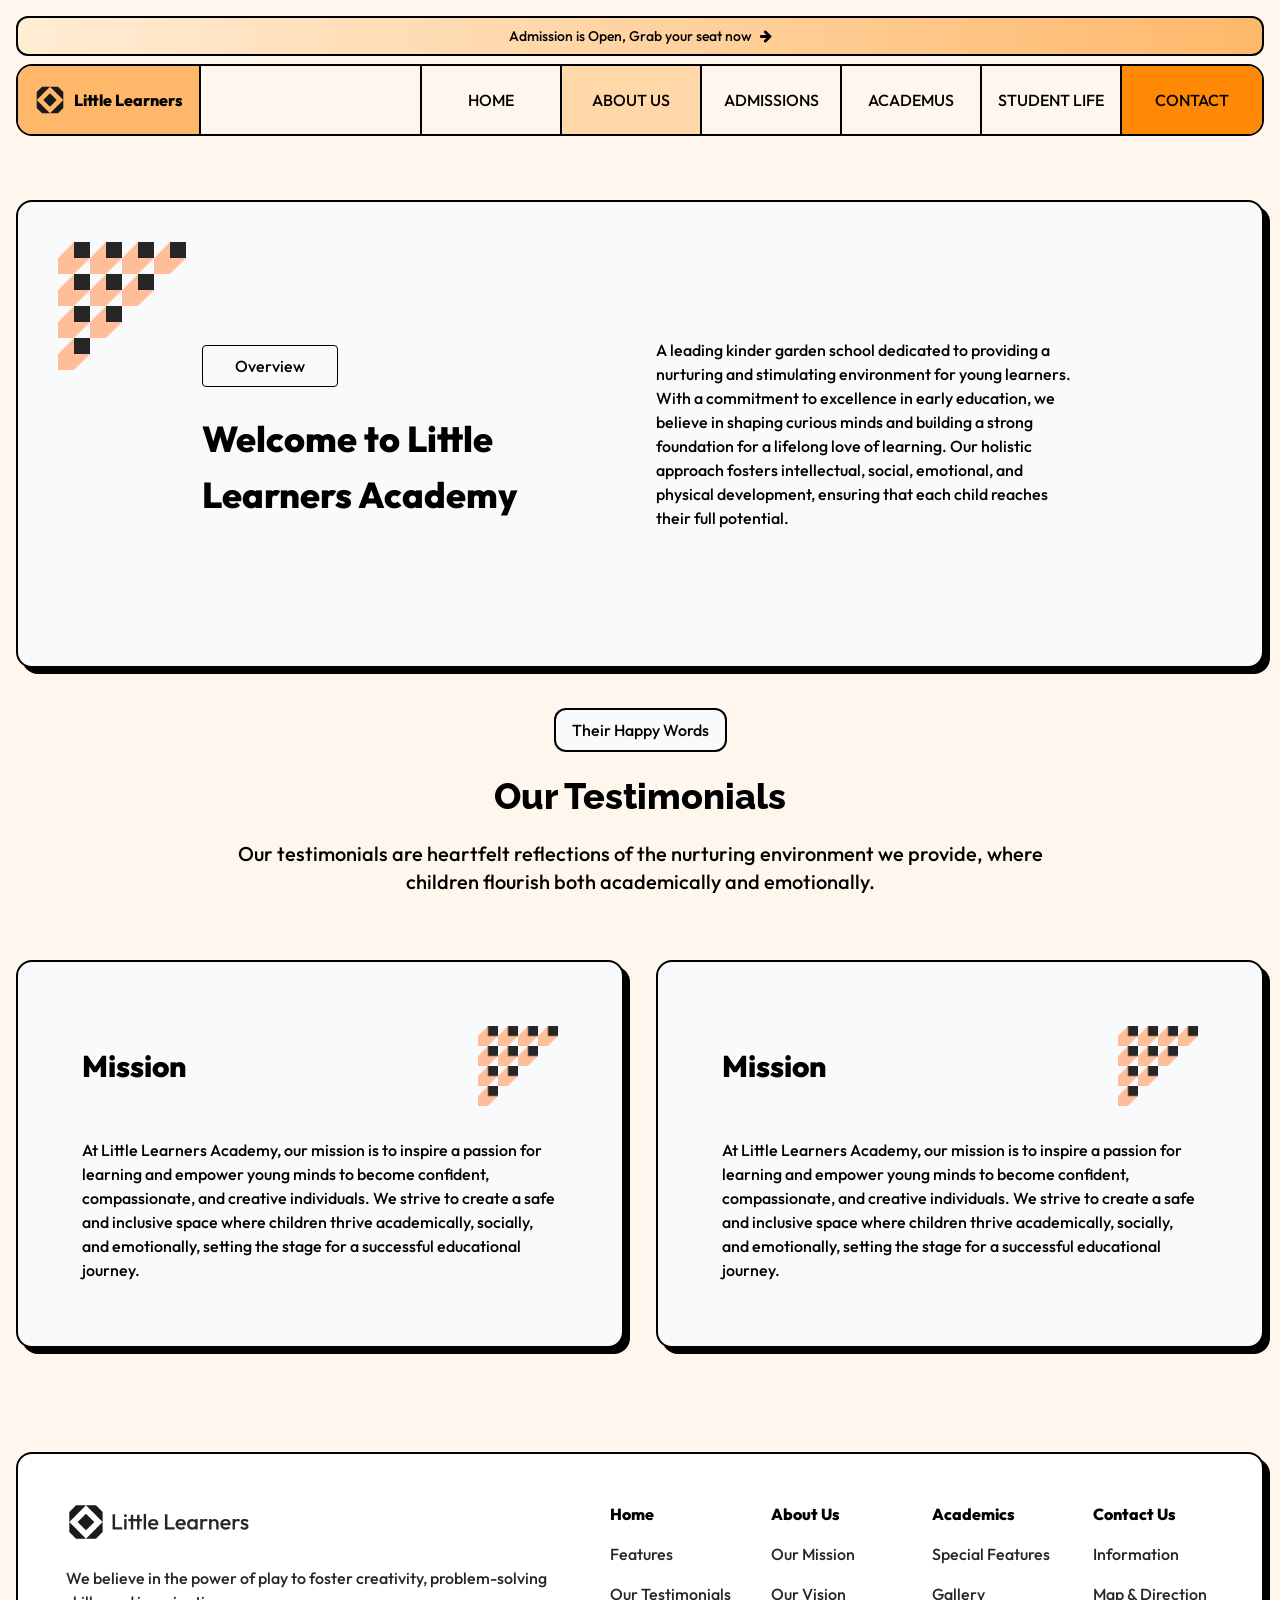
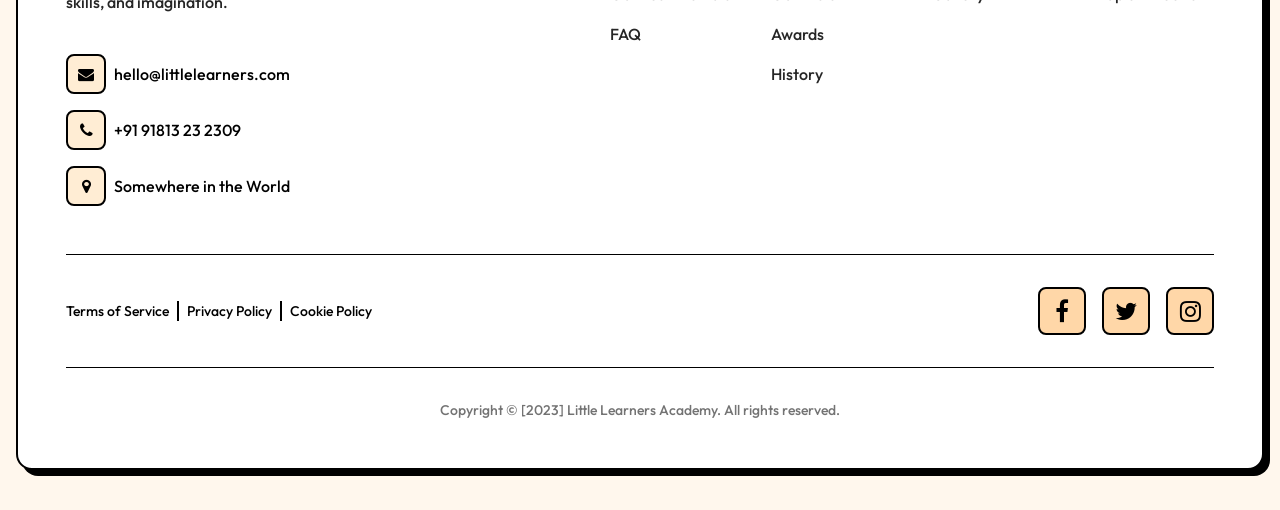
<file: about.html>
<!doctype html>
<html>
<head>
    <meta charset="UTF-8">
    <meta name="viewport" content="width=device-width, initial-scale=1.0">
    <link href="output.css" rel="stylesheet">
    <link rel="stylesheet" href="font-awesome/css/font-awesome.min.css">
    <script src="alpine.js" defer></script>
</head>
<body class="bg-orange-50 flex flex-col h-screen font-outfit">
    <header class="w-full grid gap-2 px-4 pt-2">
        <a href="." class="flex justify-center items-center gap-2 py-2 mt-2 font-medium text-sm bg-linear-to-r from-orange-100 to-orange-300 rounded-xl border-2">
            <p class="text-center line-clamp-1">Admission is Open, Grab your seat now</p>
            <i class="fa fa-arrow-right" aria-hidden="true"></i>
        </a>

        <div class="flex justify-between lg:grid lg:grid-cols-[auto_1fr] h-18 border-2 rounded-2xl overflow-hidden">
            <a href="." class="flex gap-2 justify-center items-center shrink-0 px-4 bg-orange-300 border-r-2">
                <img src="img/shape-14.svg" alt="" class="h-8">
                <h1 class="font-semibold whitespace-nowrap">Little Learners</h1>
            </a>

            <nav class="flex justify-between lg:border-l-2 divide-x-2 lg:grid lg:grid-cols-6 lg:justify-self-end" x-data="{
                items: [
                    { name: 'home', href: 'index.html'},
                    { name: 'about us', href: 'about.html'},
                    { name: 'Admissions ', href: 'admissions.html'},
                    { name: 'Academus ', href: '' },
                    { name: 'Student Life', href: ''},
                    { name: 'Contact', href: '' }
                ]
            }">
                <template x-for="(item, index) in items">
                    <a 
                        :href="item.href" 
                        x-text="item.name.toUpperCase()"
                        class="hidden lg:flex justify-center items-center px-4  hover:bg-orange-100"
                        :class="index === 5 ? 'rounded-r-xl bg-orange-400' : item.href == window.location.pathname.split('/')[window.location.pathname.split('/').length-1] ? 'bg-orange-200' : '' "
                        ></a>
                </template>
            </nav>

        </div>
    </header>
  <main class="grow container mx-auto w-full py-16 grid gap-10">
    <section class="border-2 rounded-2xl shadow-[6px_6px_black] bg-gray-50 relative p-10 mx-4">
        <img src="img/abstract.png" alt="" class="absolute h-32">
        <ul class="grid grid-cols-1 lg:grid-cols-2 gap-y-8 gap-x-8 items-center lg:px-36 py-36 lg:py-24">
            <li class="grid gap-y-6">
                <button class="justify-self-start border py-2 px-8 rounded">Overview</button>
                <h1 class="text-4xl leading-14 font-extrabold font-relaway hei">Welcome to Little Learners Academy</h1>
            </li>
            <li>
                <p>
                    A leading kinder garden school dedicated to providing a nurturing and stimulating environment for young learners. With a commitment to excellence in early education, we believe in shaping curious minds and building a strong foundation for a lifelong love of learning. Our holistic approach fosters intellectual, social, emotional, and physical development, ensuring that each child reaches their full potential.
                </p>
            </li>
        </ul>
    </section>
    <section class="grid gap-y-16 px-4">
        <div class="grid gap-y-6 justify-items-center">
            <span class="border-2 px-4 py-2 bg-gray-50 rounded-xl">Their Happy Words</span>
            <h2 class="font-raleway font-extrabold text-4xl">Our Testimonials</h2>
            <p class="text-xl w-2/3 text-center">Our testimonials are heartfelt reflections of the nurturing environment we provide, where children flourish both academically and emotionally.</p>
        </div>
        <ul class="grid grid-cols-1 lg:grid-cols-2 gap-8">
            <li class="p-4 lg:p-16 grid gap-y-8 border-2 rounded-2xl shadow-[6px_6px_black] bg-gray-50">
                <div class="grid grid-cols-[1fr_80px] grid-rows-[80px] items-center">
                    <h2 class="text-3xl font-extrabold">Mission</h2>
                    <img src="img/abstract.png" alt="">
                </div>
                <p>At Little Learners Academy, our mission is to inspire a passion for learning and empower young minds to become confident, compassionate, and creative individuals. We strive to create a safe and inclusive space where children thrive academically, socially, and emotionally, setting the stage for a successful educational journey.</p>
            </li>
            <li class="p-4 lg:p-16 grid gap-y-8 border-2 rounded-2xl shadow-[6px_6px_black] bg-gray-50">
                <div class="grid grid-cols-[1fr_80px] grid-rows-[80px] items-center">
                    <h2 class="text-3xl font-extrabold">Mission</h2>
                    <img src="img/abstract.png" alt="">
                </div>
                <p>At Little Learners Academy, our mission is to inspire a passion for learning and empower young minds to become confident, compassionate, and creative individuals. We strive to create a safe and inclusive space where children thrive academically, socially, and emotionally, setting the stage for a successful educational journey.</p>
            </li>
        </ul>
    </section>
 
  </main>
  <footer class="w-full px-4 py-10">
        <div class="flex flex-col gap-12 text-base p-6 xl:p-12 border-2 rounded-2xl shadow-[6px_6px_black] bg-white">
            <div class="grid grid-cols-1 xl:grid-cols-[1fr_auto] gap-12 justify-between">
                <div class="flex flex-col gap-10">
                    <div class="flex flex-col gap-6 items-center text-center xl:items-start xl:text-start">
                        <img src="img/Logo.svg" alt="" class="h-10 w-fit">
                        <p class="text-neutral-800">
                            We believe in the power of play to foster creativity, problem-solving skills, and imagination.
                        </p>
                    </div>

                    <div class="flex flex-col gap-4">
                        <div class="flex items-center gap-2">
                            <div class="flex items-center justify-center border-2 bg-orange-100 h-10 w-10 rounded-lg">
                                <i class="fa fa-envelope"></i>
                            </div>
                            <span class="break-all">hello@littlelearners.com</span>
                        </div>

                        <div class="flex items-center gap-2">
                            <div class="flex items-center justify-center border-2 bg-orange-100 h-10 w-10 rounded-lg">
                                <i class="fa fa-phone"></i>
                            </div>
                            <span>+91 91813 23 2309</span>
                        </div>

                        <div class="flex items-center gap-2">
                            <div class="flex items-center justify-center border-2 bg-orange-100 h-10 w-10 rounded-lg">
                                <i class="fa fa-map-marker"></i>
                            </div>
                            <span>Somewhere in the World</span>
                        </div>
                    </div>
                </div>

                <div class="grid grid-cols-2 xl:grid-cols-4 gap-10">
                    <div class="flex flex-col gap-4">
                        <p class="font-semibold">Home</p>
                        <ul class="flex flex-col gap-4 text-neutral-800">
                            <li><a href="" class="hover:text-neutral-600">Features</a></li>
                            <li><a href="" class="hover:text-neutral-600">Our Testimonials</a></li>
                            <li><a href="" class="hover:text-neutral-600">FAQ</a></li>
                        </ul>
                    </div>

                    <div class="flex flex-col gap-4">
                        <p class="font-semibold">About Us</p>
                        <ul class="flex flex-col gap-4 text-neutral-800">
                            <li><a href="" class="hover:text-neutral-600">Our Mission</a></li>
                            <li><a href="" class="hover:text-neutral-600">Our Vision</a></li>
                            <li><a href="" class="hover:text-neutral-600">Awards</a></li>
                            <li><a href="" class="hover:text-neutral-600">History</a></li>
                        </ul>
                    </div>

                    <div class="flex flex-col gap-4">
                        <p class="font-semibold">Academics</p>
                        <ul class="flex flex-col gap-4 text-neutral-800">
                            <li><a href="" class="hover:text-neutral-600">Special Features</a></li>
                            <li><a href="" class="hover:text-neutral-600">Gallery</a></li>
                        </ul>
                    </div>

                    <div class="flex flex-col gap-4">
                        <p class="font-semibold">Contact Us</p>
                        <ul class="flex flex-col gap-4 text-neutral-800">
                            <li><a href="" class="hover:text-neutral-600">Information</a></li>
                            <li><a href="" class="hover:text-neutral-600">Map & Direction</a></li>
                        </ul>
                    </div>
                </div>
            </div>

            <div class="text-sm">
                <hr>

                <div class="py-8 flex flex-col xl:flex-row justify-between items-center mx-auto gap-4">
                    <div class="flex flex-wrap justify-center">
                        <div class="pr-2 border-r-2 hover:text-neutral-600">
                            <a href="">Terms of Service</a>
                        </div>
                        <div class="px-2 border-r-2 hover:text-neutral-600">
                            <a href="">Privacy Policy</a>
                        </div>
                        <div class="pl-2 hover:text-neutral-600">
                            <a href="">Cookie Policy</a>
                        </div>
                    </div>

                    <div class="flex gap-4 w-fit mx-auto xl:mx-0">
                        <button class="flex items-center justify-center border-2 text-2xl h-12 w-12 rounded-lg cursor-pointer bg-orange-200 hover:bg-orange-300">
                            <i class="fa fa-facebook"></i>
                        </button>

                        <button class="flex items-center justify-center border-2 text-2xl h-12 w-12 rounded-lg cursor-pointer bg-orange-200 hover:bg-orange-300">
                            <i class="fa fa-twitter"></i>
                        </button>

                        <button class="flex items-center justify-center border-2 text-2xl h-12 w-12 rounded-lg cursor-pointer bg-orange-200 hover:bg-orange-300">
                            <i class="fa fa-instagram"></i>
                        </button>
                    </div>
                </div>

                <hr>

                <div class="flex items-center justify-center pt-8 font-medium text-center text-neutral-500">
                    <span>Copyright © [2023] Little Learners Academy. All rights reserved.</span>
                </div>
            </div>
        </div>
    </footer>
</body>
</html>
</file>
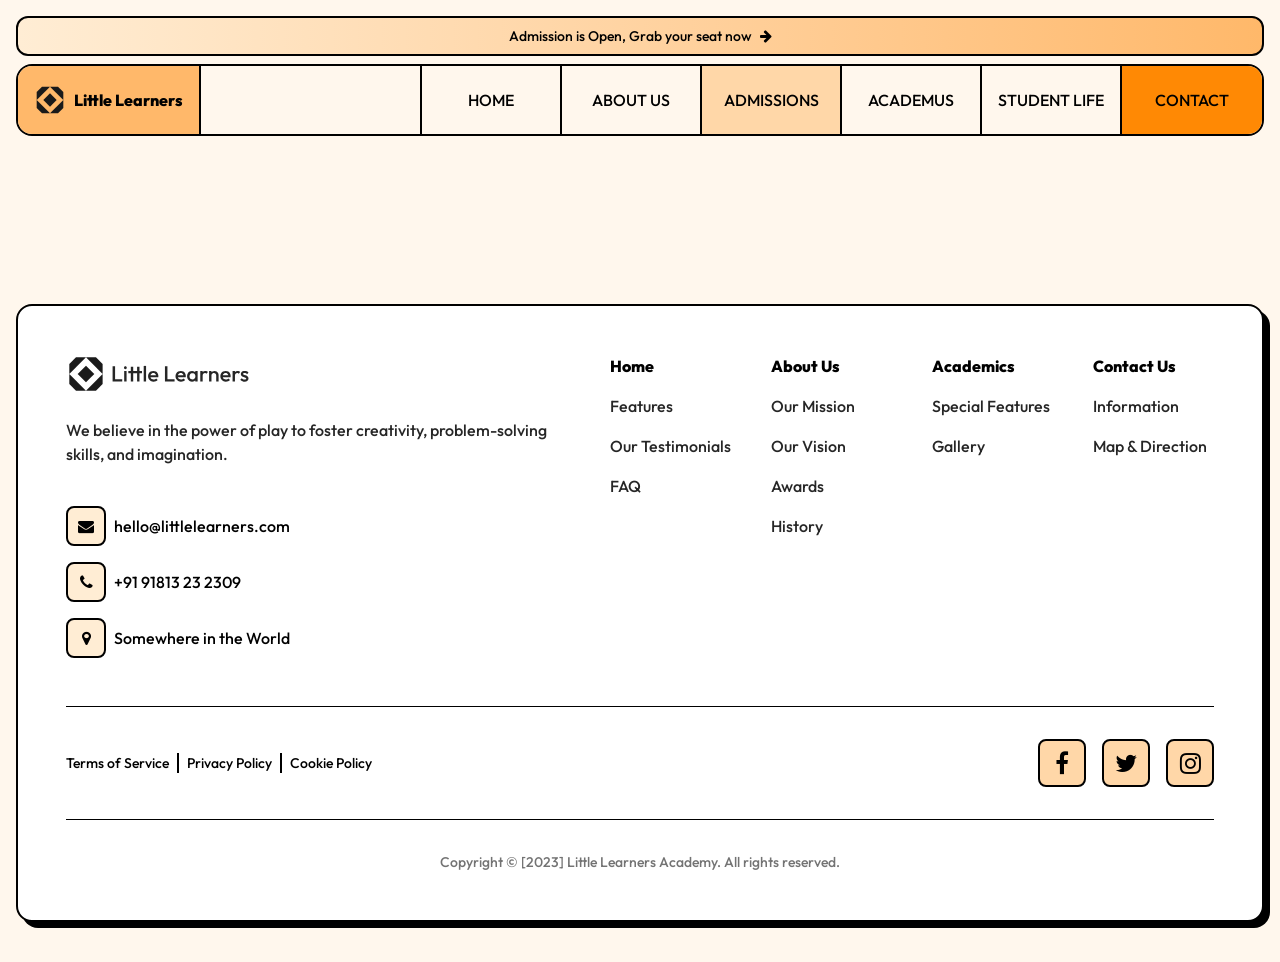
<file: admissions.html>
<!doctype html>
<html>
<head>
    <meta charset="UTF-8">
    <meta name="viewport" content="width=device-width, initial-scale=1.0">
    <link href="output.css" rel="stylesheet">
    <link rel="stylesheet" href="font-awesome/css/font-awesome.min.css">
    <script src="alpine.js" defer></script>
</head>
<body class="bg-orange-50 flex flex-col h-screen font-outfit">
    <header class="w-full grid gap-2 px-4 pt-2">
        <a href="." class="flex justify-center items-center gap-2 py-2 mt-2 font-medium text-sm bg-linear-to-r from-orange-100 to-orange-300 rounded-xl border-2">
            <p class="text-center line-clamp-1">Admission is Open, Grab your seat now</p>
            <i class="fa fa-arrow-right" aria-hidden="true"></i>
        </a>

        <div class="flex justify-between lg:grid lg:grid-cols-[auto_1fr] h-18 border-2 rounded-2xl overflow-hidden">
            <a href="." class="flex gap-2 justify-center items-center shrink-0 px-4 bg-orange-300 border-r-2">
                <img src="img/shape-14.svg" alt="" class="h-8">
                <h1 class="font-semibold whitespace-nowrap">Little Learners</h1>
            </a>

            <nav class="flex justify-between lg:border-l-2 divide-x-2 lg:grid lg:grid-cols-6 lg:justify-self-end" x-data="{
                items: [
                    { name: 'home', href: 'index.html'},
                    { name: 'about us', href: 'about.html'},
                    { name: 'Admissions ', href: 'admissions.html'},
                    { name: 'Academus ', href: '' },
                    { name: 'Student Life', href: ''},
                    { name: 'Contact', href: '' }
                ]
            }">
                <template x-for="(item, index) in items">
                    <a 
                        :href="item.href" 
                        x-text="item.name.toUpperCase()"
                        class="hidden lg:flex justify-center items-center px-4  hover:bg-orange-100"
                        :class="index === 5 ? 'rounded-r-xl bg-orange-400' : item.href == window.location.pathname.split('/')[window.location.pathname.split('/').length-1] ? 'bg-orange-200' : '' "
                        ></a>
                </template>
            </nav>

        </div>
    </header>
  <main class="flex-grow container mx-auto py-16 grid gap-y-40">
        
 
  </main>
  <footer class="w-full px-4 py-10">
        <div class="flex flex-col gap-12 text-base p-6 xl:p-12 border-2 rounded-2xl shadow-[6px_6px_black] bg-white">
            <div class="grid grid-cols-1 xl:grid-cols-[1fr_auto] gap-12 justify-between">
                <div class="flex flex-col gap-10">
                    <div class="flex flex-col gap-6 items-center text-center xl:items-start xl:text-start">
                        <img src="img/Logo.svg" alt="" class="h-10 w-fit">
                        <p class="text-neutral-800">
                            We believe in the power of play to foster creativity, problem-solving skills, and imagination.
                        </p>
                    </div>

                    <div class="flex flex-col gap-4">
                        <div class="flex items-center gap-2">
                            <div class="flex items-center justify-center border-2 bg-orange-100 h-10 w-10 rounded-lg">
                                <i class="fa fa-envelope"></i>
                            </div>
                            <span class="break-all">hello@littlelearners.com</span>
                        </div>

                        <div class="flex items-center gap-2">
                            <div class="flex items-center justify-center border-2 bg-orange-100 h-10 w-10 rounded-lg">
                                <i class="fa fa-phone"></i>
                            </div>
                            <span>+91 91813 23 2309</span>
                        </div>

                        <div class="flex items-center gap-2">
                            <div class="flex items-center justify-center border-2 bg-orange-100 h-10 w-10 rounded-lg">
                                <i class="fa fa-map-marker"></i>
                            </div>
                            <span>Somewhere in the World</span>
                        </div>
                    </div>
                </div>

                <div class="grid grid-cols-2 xl:grid-cols-4 gap-10">
                    <div class="flex flex-col gap-4">
                        <p class="font-semibold">Home</p>
                        <ul class="flex flex-col gap-4 text-neutral-800">
                            <li><a href="" class="hover:text-neutral-600">Features</a></li>
                            <li><a href="" class="hover:text-neutral-600">Our Testimonials</a></li>
                            <li><a href="" class="hover:text-neutral-600">FAQ</a></li>
                        </ul>
                    </div>

                    <div class="flex flex-col gap-4">
                        <p class="font-semibold">About Us</p>
                        <ul class="flex flex-col gap-4 text-neutral-800">
                            <li><a href="" class="hover:text-neutral-600">Our Mission</a></li>
                            <li><a href="" class="hover:text-neutral-600">Our Vision</a></li>
                            <li><a href="" class="hover:text-neutral-600">Awards</a></li>
                            <li><a href="" class="hover:text-neutral-600">History</a></li>
                        </ul>
                    </div>

                    <div class="flex flex-col gap-4">
                        <p class="font-semibold">Academics</p>
                        <ul class="flex flex-col gap-4 text-neutral-800">
                            <li><a href="" class="hover:text-neutral-600">Special Features</a></li>
                            <li><a href="" class="hover:text-neutral-600">Gallery</a></li>
                        </ul>
                    </div>

                    <div class="flex flex-col gap-4">
                        <p class="font-semibold">Contact Us</p>
                        <ul class="flex flex-col gap-4 text-neutral-800">
                            <li><a href="" class="hover:text-neutral-600">Information</a></li>
                            <li><a href="" class="hover:text-neutral-600">Map & Direction</a></li>
                        </ul>
                    </div>
                </div>
            </div>

            <div class="text-sm">
                <hr>

                <div class="py-8 flex flex-col xl:flex-row justify-between items-center mx-auto gap-4">
                    <div class="flex flex-wrap justify-center">
                        <div class="pr-2 border-r-2 hover:text-neutral-600">
                            <a href="">Terms of Service</a>
                        </div>
                        <div class="px-2 border-r-2 hover:text-neutral-600">
                            <a href="">Privacy Policy</a>
                        </div>
                        <div class="pl-2 hover:text-neutral-600">
                            <a href="">Cookie Policy</a>
                        </div>
                    </div>

                    <div class="flex gap-4 w-fit mx-auto xl:mx-0">
                        <button class="flex items-center justify-center border-2 text-2xl h-12 w-12 rounded-lg cursor-pointer bg-orange-200 hover:bg-orange-300">
                            <i class="fa fa-facebook"></i>
                        </button>

                        <button class="flex items-center justify-center border-2 text-2xl h-12 w-12 rounded-lg cursor-pointer bg-orange-200 hover:bg-orange-300">
                            <i class="fa fa-twitter"></i>
                        </button>

                        <button class="flex items-center justify-center border-2 text-2xl h-12 w-12 rounded-lg cursor-pointer bg-orange-200 hover:bg-orange-300">
                            <i class="fa fa-instagram"></i>
                        </button>
                    </div>
                </div>

                <hr>

                <div class="flex items-center justify-center pt-8 font-medium text-center text-neutral-500">
                    <span>Copyright © [2023] Little Learners Academy. All rights reserved.</span>
                </div>
            </div>
        </div>
    </footer>
</body>
</html>
</file>
<file: output.css>
/*! tailwindcss v4.2.4 | MIT License | https://tailwindcss.com */
@layer properties;
@layer theme, base, components, utilities;
@layer theme {
  :root, :host {
    --font-sans: ui-sans-serif, system-ui, sans-serif, "Apple Color Emoji",
      "Segoe UI Emoji", "Segoe UI Symbol", "Noto Color Emoji";
    --font-mono: ui-monospace, SFMono-Regular, Menlo, Monaco, Consolas, "Liberation Mono",
      "Courier New", monospace;
    --color-orange-50: oklch(98% 0.016 73.684);
    --color-orange-100: oklch(95.4% 0.038 75.164);
    --color-orange-200: oklch(90.1% 0.076 70.697);
    --color-orange-300: oklch(83.7% 0.128 66.29);
    --color-orange-400: oklch(75% 0.183 55.934);
    --color-gray-50: oklch(98.5% 0.002 247.839);
    --color-gray-600: oklch(44.6% 0.03 256.802);
    --color-neutral-500: oklch(55.6% 0 0);
    --color-neutral-600: oklch(43.9% 0 0);
    --color-neutral-800: oklch(26.9% 0 0);
    --color-black: #000;
    --color-white: #fff;
    --spacing: 0.25rem;
    --text-sm: 0.875rem;
    --text-sm--line-height: calc(1.25 / 0.875);
    --text-base: 1rem;
    --text-base--line-height: calc(1.5 / 1);
    --text-lg: 1.125rem;
    --text-lg--line-height: calc(1.75 / 1.125);
    --text-xl: 1.25rem;
    --text-xl--line-height: calc(1.75 / 1.25);
    --text-2xl: 1.5rem;
    --text-2xl--line-height: calc(2 / 1.5);
    --text-3xl: 1.875rem;
    --text-3xl--line-height: calc(2.25 / 1.875);
    --text-4xl: 2.25rem;
    --text-4xl--line-height: calc(2.5 / 2.25);
    --text-5xl: 3rem;
    --text-5xl--line-height: 1;
    --text-6xl: 3.75rem;
    --text-6xl--line-height: 1;
    --font-weight-medium: 500;
    --font-weight-semibold: 600;
    --font-weight-bold: 700;
    --font-weight-extrabold: 800;
    --leading-tight: 1.25;
    --radius-lg: 0.5rem;
    --radius-xl: 0.75rem;
    --radius-2xl: 1rem;
    --default-transition-duration: 150ms;
    --default-transition-timing-function: cubic-bezier(0.4, 0, 0.2, 1);
    --default-font-family: var(--font-sans);
    --default-mono-font-family: var(--font-mono);
    --font-outfit: "Outfit", sans-serif;
    --font-raleway: "Raleway", sans-serif;
  }
}
@layer base {
  *, ::after, ::before, ::backdrop, ::file-selector-button {
    box-sizing: border-box;
    margin: 0;
    padding: 0;
    border: 0 solid;
  }
  html, :host {
    line-height: 1.5;
    -webkit-text-size-adjust: 100%;
    tab-size: 4;
    font-family: var(--default-font-family, ui-sans-serif, system-ui, sans-serif, "Apple Color Emoji", "Segoe UI Emoji", "Segoe UI Symbol", "Noto Color Emoji");
    font-feature-settings: var(--default-font-feature-settings, normal);
    font-variation-settings: var(--default-font-variation-settings, normal);
    -webkit-tap-highlight-color: transparent;
  }
  hr {
    height: 0;
    color: inherit;
    border-top-width: 1px;
  }
  abbr:where([title]) {
    -webkit-text-decoration: underline dotted;
    text-decoration: underline dotted;
  }
  h1, h2, h3, h4, h5, h6 {
    font-size: inherit;
    font-weight: inherit;
  }
  a {
    color: inherit;
    -webkit-text-decoration: inherit;
    text-decoration: inherit;
  }
  b, strong {
    font-weight: bolder;
  }
  code, kbd, samp, pre {
    font-family: var(--default-mono-font-family, ui-monospace, SFMono-Regular, Menlo, Monaco, Consolas, "Liberation Mono", "Courier New", monospace);
    font-feature-settings: var(--default-mono-font-feature-settings, normal);
    font-variation-settings: var(--default-mono-font-variation-settings, normal);
    font-size: 1em;
  }
  small {
    font-size: 80%;
  }
  sub, sup {
    font-size: 75%;
    line-height: 0;
    position: relative;
    vertical-align: baseline;
  }
  sub {
    bottom: -0.25em;
  }
  sup {
    top: -0.5em;
  }
  table {
    text-indent: 0;
    border-color: inherit;
    border-collapse: collapse;
  }
  :-moz-focusring {
    outline: auto;
  }
  progress {
    vertical-align: baseline;
  }
  summary {
    display: list-item;
  }
  ol, ul, menu {
    list-style: none;
  }
  img, svg, video, canvas, audio, iframe, embed, object {
    display: block;
    vertical-align: middle;
  }
  img, video {
    max-width: 100%;
    height: auto;
  }
  button, input, select, optgroup, textarea, ::file-selector-button {
    font: inherit;
    font-feature-settings: inherit;
    font-variation-settings: inherit;
    letter-spacing: inherit;
    color: inherit;
    border-radius: 0;
    background-color: transparent;
    opacity: 1;
  }
  :where(select:is([multiple], [size])) optgroup {
    font-weight: bolder;
  }
  :where(select:is([multiple], [size])) optgroup option {
    padding-inline-start: 20px;
  }
  ::file-selector-button {
    margin-inline-end: 4px;
  }
  ::placeholder {
    opacity: 1;
  }
  @supports (not (-webkit-appearance: -apple-pay-button))  or (contain-intrinsic-size: 1px) {
    ::placeholder {
      color: currentcolor;
      @supports (color: color-mix(in lab, red, red)) {
        color: color-mix(in oklab, currentcolor 50%, transparent);
      }
    }
  }
  textarea {
    resize: vertical;
  }
  ::-webkit-search-decoration {
    -webkit-appearance: none;
  }
  ::-webkit-date-and-time-value {
    min-height: 1lh;
    text-align: inherit;
  }
  ::-webkit-datetime-edit {
    display: inline-flex;
  }
  ::-webkit-datetime-edit-fields-wrapper {
    padding: 0;
  }
  ::-webkit-datetime-edit, ::-webkit-datetime-edit-year-field, ::-webkit-datetime-edit-month-field, ::-webkit-datetime-edit-day-field, ::-webkit-datetime-edit-hour-field, ::-webkit-datetime-edit-minute-field, ::-webkit-datetime-edit-second-field, ::-webkit-datetime-edit-millisecond-field, ::-webkit-datetime-edit-meridiem-field {
    padding-block: 0;
  }
  ::-webkit-calendar-picker-indicator {
    line-height: 1;
  }
  :-moz-ui-invalid {
    box-shadow: none;
  }
  button, input:where([type="button"], [type="reset"], [type="submit"]), ::file-selector-button {
    appearance: button;
  }
  ::-webkit-inner-spin-button, ::-webkit-outer-spin-button {
    height: auto;
  }
  [hidden]:where(:not([hidden="until-found"])) {
    display: none !important;
  }
}
@layer utilities {
  .collapse {
    visibility: collapse;
  }
  .visible {
    visibility: visible;
  }
  .absolute {
    position: absolute;
  }
  .relative {
    position: relative;
  }
  .inset-0 {
    inset: calc(var(--spacing) * 0);
  }
  .start {
    inset-inline-start: var(--spacing);
  }
  .end {
    inset-inline-end: var(--spacing);
  }
  .-top-3 {
    top: calc(var(--spacing) * -3);
  }
  .-top-8 {
    top: calc(var(--spacing) * -8);
  }
  .-right-2 {
    right: calc(var(--spacing) * -2);
  }
  .-right-3 {
    right: calc(var(--spacing) * -3);
  }
  .-bottom-3 {
    bottom: calc(var(--spacing) * -3);
  }
  .-left-2 {
    left: calc(var(--spacing) * -2);
  }
  .-left-3 {
    left: calc(var(--spacing) * -3);
  }
  .left-6 {
    left: calc(var(--spacing) * 6);
  }
  .container {
    width: 100%;
    @media (width >= 40rem) {
      max-width: 40rem;
    }
    @media (width >= 48rem) {
      max-width: 48rem;
    }
    @media (width >= 64rem) {
      max-width: 64rem;
    }
    @media (width >= 80rem) {
      max-width: 80rem;
    }
    @media (width >= 96rem) {
      max-width: 96rem;
    }
  }
  .mx-4 {
    margin-inline: calc(var(--spacing) * 4);
  }
  .mx-auto {
    margin-inline: auto;
  }
  .mt-2 {
    margin-top: calc(var(--spacing) * 2);
  }
  .mt-5 {
    margin-top: calc(var(--spacing) * 5);
  }
  .line-clamp-1 {
    overflow: hidden;
    display: -webkit-box;
    -webkit-box-orient: vertical;
    -webkit-line-clamp: 1;
  }
  .block {
    display: block;
  }
  .flex {
    display: flex;
  }
  .grid {
    display: grid;
  }
  .hidden {
    display: none;
  }
  .inline {
    display: inline;
  }
  .table {
    display: table;
  }
  .aspect-square {
    aspect-ratio: 1 / 1;
  }
  .h-2 {
    height: calc(var(--spacing) * 2);
  }
  .h-4 {
    height: calc(var(--spacing) * 4);
  }
  .h-4\/5 {
    height: calc(4 / 5 * 100%);
  }
  .h-5 {
    height: calc(var(--spacing) * 5);
  }
  .h-8 {
    height: calc(var(--spacing) * 8);
  }
  .h-10 {
    height: calc(var(--spacing) * 10);
  }
  .h-12 {
    height: calc(var(--spacing) * 12);
  }
  .h-16 {
    height: calc(var(--spacing) * 16);
  }
  .h-18 {
    height: calc(var(--spacing) * 18);
  }
  .h-32 {
    height: calc(var(--spacing) * 32);
  }
  .h-fit {
    height: fit-content;
  }
  .h-full {
    height: 100%;
  }
  .h-screen {
    height: 100vh;
  }
  .min-h-screen {
    min-height: 100vh;
  }
  .w-2 {
    width: calc(var(--spacing) * 2);
  }
  .w-2\/3 {
    width: calc(2 / 3 * 100%);
  }
  .w-4 {
    width: calc(var(--spacing) * 4);
  }
  .w-4\/5 {
    width: calc(4 / 5 * 100%);
  }
  .w-5 {
    width: calc(var(--spacing) * 5);
  }
  .w-10 {
    width: calc(var(--spacing) * 10);
  }
  .w-12 {
    width: calc(var(--spacing) * 12);
  }
  .w-16 {
    width: calc(var(--spacing) * 16);
  }
  .w-fit {
    width: fit-content;
  }
  .w-full {
    width: 100%;
  }
  .flex-shrink {
    flex-shrink: 1;
  }
  .shrink-0 {
    flex-shrink: 0;
  }
  .flex-grow {
    flex-grow: 1;
  }
  .grow {
    flex-grow: 1;
  }
  .border-collapse {
    border-collapse: collapse;
  }
  .transform {
    transform: var(--tw-rotate-x,) var(--tw-rotate-y,) var(--tw-rotate-z,) var(--tw-skew-x,) var(--tw-skew-y,);
  }
  .cursor-pointer {
    cursor: pointer;
  }
  .resize {
    resize: both;
  }
  .grid-cols-1 {
    grid-template-columns: repeat(1, minmax(0, 1fr));
  }
  .grid-cols-2 {
    grid-template-columns: repeat(2, minmax(0, 1fr));
  }
  .grid-cols-\[1fr_80px\] {
    grid-template-columns: 1fr 80px;
  }
  .grid-cols-\[1fr_auto\] {
    grid-template-columns: 1fr auto;
  }
  .grid-rows-2 {
    grid-template-rows: repeat(2, minmax(0, 1fr));
  }
  .grid-rows-\[80px\] {
    grid-template-rows: 80px;
  }
  .flex-col {
    flex-direction: column;
  }
  .flex-wrap {
    flex-wrap: wrap;
  }
  .items-center {
    align-items: center;
  }
  .items-start {
    align-items: flex-start;
  }
  .justify-between {
    justify-content: space-between;
  }
  .justify-center {
    justify-content: center;
  }
  .justify-start {
    justify-content: flex-start;
  }
  .justify-items-center {
    justify-items: center;
  }
  .gap-0 {
    gap: calc(var(--spacing) * 0);
  }
  .gap-1 {
    gap: calc(var(--spacing) * 1);
  }
  .gap-2 {
    gap: calc(var(--spacing) * 2);
  }
  .gap-4 {
    gap: calc(var(--spacing) * 4);
  }
  .gap-5 {
    gap: calc(var(--spacing) * 5);
  }
  .gap-6 {
    gap: calc(var(--spacing) * 6);
  }
  .gap-8 {
    gap: calc(var(--spacing) * 8);
  }
  .gap-10 {
    gap: calc(var(--spacing) * 10);
  }
  .gap-12 {
    gap: calc(var(--spacing) * 12);
  }
  .gap-x-4 {
    column-gap: calc(var(--spacing) * 4);
  }
  .gap-x-8 {
    column-gap: calc(var(--spacing) * 8);
  }
  .gap-x-10 {
    column-gap: calc(var(--spacing) * 10);
  }
  .gap-y-1 {
    row-gap: calc(var(--spacing) * 1);
  }
  .gap-y-3 {
    row-gap: calc(var(--spacing) * 3);
  }
  .gap-y-4 {
    row-gap: calc(var(--spacing) * 4);
  }
  .gap-y-6 {
    row-gap: calc(var(--spacing) * 6);
  }
  .gap-y-8 {
    row-gap: calc(var(--spacing) * 8);
  }
  .gap-y-10 {
    row-gap: calc(var(--spacing) * 10);
  }
  .gap-y-16 {
    row-gap: calc(var(--spacing) * 16);
  }
  .gap-y-40 {
    row-gap: calc(var(--spacing) * 40);
  }
  .divide-x {
    :where(& > :not(:last-child)) {
      --tw-divide-x-reverse: 0;
      border-inline-style: var(--tw-border-style);
      border-inline-start-width: calc(1px * var(--tw-divide-x-reverse));
      border-inline-end-width: calc(1px * calc(1 - var(--tw-divide-x-reverse)));
    }
  }
  .divide-x-1 {
    :where(& > :not(:last-child)) {
      --tw-divide-x-reverse: 0;
      border-inline-style: var(--tw-border-style);
      border-inline-start-width: calc(1px * var(--tw-divide-x-reverse));
      border-inline-end-width: calc(1px * calc(1 - var(--tw-divide-x-reverse)));
    }
  }
  .divide-x-2 {
    :where(& > :not(:last-child)) {
      --tw-divide-x-reverse: 0;
      border-inline-style: var(--tw-border-style);
      border-inline-start-width: calc(2px * var(--tw-divide-x-reverse));
      border-inline-end-width: calc(2px * calc(1 - var(--tw-divide-x-reverse)));
    }
  }
  .justify-self-start {
    justify-self: flex-start;
  }
  .overflow-hidden {
    overflow: hidden;
  }
  .rounded {
    border-radius: 0.25rem;
  }
  .rounded-2xl {
    border-radius: var(--radius-2xl);
  }
  .rounded-full {
    border-radius: calc(infinity * 1px);
  }
  .rounded-lg {
    border-radius: var(--radius-lg);
  }
  .rounded-xl {
    border-radius: var(--radius-xl);
  }
  .rounded-l-xl {
    border-top-left-radius: var(--radius-xl);
    border-bottom-left-radius: var(--radius-xl);
  }
  .rounded-r-xl {
    border-top-right-radius: var(--radius-xl);
    border-bottom-right-radius: var(--radius-xl);
  }
  .border {
    border-style: var(--tw-border-style);
    border-width: 1px;
  }
  .border-2 {
    border-style: var(--tw-border-style);
    border-width: 2px;
  }
  .border-3 {
    border-style: var(--tw-border-style);
    border-width: 3px;
  }
  .border-8 {
    border-style: var(--tw-border-style);
    border-width: 8px;
  }
  .border-y-2 {
    border-block-style: var(--tw-border-style);
    border-block-width: 2px;
  }
  .border-s-2 {
    border-inline-start-style: var(--tw-border-style);
    border-inline-start-width: 2px;
  }
  .border-r {
    border-right-style: var(--tw-border-style);
    border-right-width: 1px;
  }
  .border-r-1 {
    border-right-style: var(--tw-border-style);
    border-right-width: 1px;
  }
  .border-r-2 {
    border-right-style: var(--tw-border-style);
    border-right-width: 2px;
  }
  .border-l {
    border-left-style: var(--tw-border-style);
    border-left-width: 1px;
  }
  .border-l-1 {
    border-left-style: var(--tw-border-style);
    border-left-width: 1px;
  }
  .border-l-2 {
    border-left-style: var(--tw-border-style);
    border-left-width: 2px;
  }
  .border-orange-200 {
    border-color: var(--color-orange-200);
  }
  .border-orange-300 {
    border-color: var(--color-orange-300);
  }
  .bg-black {
    background-color: var(--color-black);
  }
  .bg-gray-50 {
    background-color: var(--color-gray-50);
  }
  .bg-orange-50 {
    background-color: var(--color-orange-50);
  }
  .bg-orange-100 {
    background-color: var(--color-orange-100);
  }
  .bg-orange-200 {
    background-color: var(--color-orange-200);
  }
  .bg-orange-300 {
    background-color: var(--color-orange-300);
  }
  .bg-orange-400 {
    background-color: var(--color-orange-400);
  }
  .bg-white {
    background-color: var(--color-white);
  }
  .bg-linear-to-r {
    --tw-gradient-position: to right;
    @supports (background-image: linear-gradient(in lab, red, red)) {
      --tw-gradient-position: to right in oklab;
    }
    background-image: linear-gradient(var(--tw-gradient-stops));
  }
  .from-orange-100 {
    --tw-gradient-from: var(--color-orange-100);
    --tw-gradient-stops: var(--tw-gradient-via-stops, var(--tw-gradient-position), var(--tw-gradient-from) var(--tw-gradient-from-position), var(--tw-gradient-to) var(--tw-gradient-to-position));
  }
  .from-orange-200 {
    --tw-gradient-from: var(--color-orange-200);
    --tw-gradient-stops: var(--tw-gradient-via-stops, var(--tw-gradient-position), var(--tw-gradient-from) var(--tw-gradient-from-position), var(--tw-gradient-to) var(--tw-gradient-to-position));
  }
  .to-orange-300 {
    --tw-gradient-to: var(--color-orange-300);
    --tw-gradient-stops: var(--tw-gradient-via-stops, var(--tw-gradient-position), var(--tw-gradient-from) var(--tw-gradient-from-position), var(--tw-gradient-to) var(--tw-gradient-to-position));
  }
  .to-orange-400 {
    --tw-gradient-to: var(--color-orange-400);
    --tw-gradient-stops: var(--tw-gradient-via-stops, var(--tw-gradient-position), var(--tw-gradient-from) var(--tw-gradient-from-position), var(--tw-gradient-to) var(--tw-gradient-to-position));
  }
  .object-contain {
    object-fit: contain;
  }
  .object-cover {
    object-fit: cover;
  }
  .p-4 {
    padding: calc(var(--spacing) * 4);
  }
  .p-6 {
    padding: calc(var(--spacing) * 6);
  }
  .p-8 {
    padding: calc(var(--spacing) * 8);
  }
  .p-10 {
    padding: calc(var(--spacing) * 10);
  }
  .p-16 {
    padding: calc(var(--spacing) * 16);
  }
  .px-1 {
    padding-inline: calc(var(--spacing) * 1);
  }
  .px-2 {
    padding-inline: calc(var(--spacing) * 2);
  }
  .px-4 {
    padding-inline: calc(var(--spacing) * 4);
  }
  .px-8 {
    padding-inline: calc(var(--spacing) * 8);
  }
  .px-10 {
    padding-inline: calc(var(--spacing) * 10);
  }
  .px-36 {
    padding-inline: calc(var(--spacing) * 36);
  }
  .px-40 {
    padding-inline: calc(var(--spacing) * 40);
  }
  .py-1 {
    padding-block: calc(var(--spacing) * 1);
  }
  .py-2 {
    padding-block: calc(var(--spacing) * 2);
  }
  .py-3 {
    padding-block: calc(var(--spacing) * 3);
  }
  .py-4 {
    padding-block: calc(var(--spacing) * 4);
  }
  .py-8 {
    padding-block: calc(var(--spacing) * 8);
  }
  .py-10 {
    padding-block: calc(var(--spacing) * 10);
  }
  .py-16 {
    padding-block: calc(var(--spacing) * 16);
  }
  .py-24 {
    padding-block: calc(var(--spacing) * 24);
  }
  .py-36 {
    padding-block: calc(var(--spacing) * 36);
  }
  .pt-2 {
    padding-top: calc(var(--spacing) * 2);
  }
  .pt-8 {
    padding-top: calc(var(--spacing) * 8);
  }
  .pt-16 {
    padding-top: calc(var(--spacing) * 16);
  }
  .pr-2 {
    padding-right: calc(var(--spacing) * 2);
  }
  .pl-2 {
    padding-left: calc(var(--spacing) * 2);
  }
  .text-center {
    text-align: center;
  }
  .font-outfit {
    font-family: var(--font-outfit);
  }
  .font-raleway {
    font-family: var(--font-raleway);
  }
  .text-2xl {
    font-size: var(--text-2xl);
    line-height: var(--tw-leading, var(--text-2xl--line-height));
  }
  .text-3xl {
    font-size: var(--text-3xl);
    line-height: var(--tw-leading, var(--text-3xl--line-height));
  }
  .text-4xl {
    font-size: var(--text-4xl);
    line-height: var(--tw-leading, var(--text-4xl--line-height));
  }
  .text-base {
    font-size: var(--text-base);
    line-height: var(--tw-leading, var(--text-base--line-height));
  }
  .text-sm {
    font-size: var(--text-sm);
    line-height: var(--tw-leading, var(--text-sm--line-height));
  }
  .text-xl {
    font-size: var(--text-xl);
    line-height: var(--tw-leading, var(--text-xl--line-height));
  }
  .leading-14 {
    --tw-leading: calc(var(--spacing) * 14);
    line-height: calc(var(--spacing) * 14);
  }
  .font-bold {
    --tw-font-weight: var(--font-weight-bold);
    font-weight: var(--font-weight-bold);
  }
  .font-extrabold {
    --tw-font-weight: var(--font-weight-extrabold);
    font-weight: var(--font-weight-extrabold);
  }
  .font-medium {
    --tw-font-weight: var(--font-weight-medium);
    font-weight: var(--font-weight-medium);
  }
  .font-semibold {
    --tw-font-weight: var(--font-weight-semibold);
    font-weight: var(--font-weight-semibold);
  }
  .break-all {
    word-break: break-all;
  }
  .whitespace-nowrap {
    white-space: nowrap;
  }
  .text-gray-600 {
    color: var(--color-gray-600);
  }
  .text-neutral-500 {
    color: var(--color-neutral-500);
  }
  .text-neutral-800 {
    color: var(--color-neutral-800);
  }
  .text-orange-400 {
    color: var(--color-orange-400);
  }
  .italic {
    font-style: italic;
  }
  .underline {
    text-decoration-line: underline;
  }
  .underline-offset-8 {
    text-underline-offset: 8px;
  }
  .shadow-2xl {
    --tw-shadow: 0 25px 50px -12px var(--tw-shadow-color, rgb(0 0 0 / 0.25));
    box-shadow: var(--tw-inset-shadow), var(--tw-inset-ring-shadow), var(--tw-ring-offset-shadow), var(--tw-ring-shadow), var(--tw-shadow);
  }
  .shadow-\[6px_6px_black\] {
    --tw-shadow: 6px 6px var(--tw-shadow-color, black);
    box-shadow: var(--tw-inset-shadow), var(--tw-inset-ring-shadow), var(--tw-ring-offset-shadow), var(--tw-ring-shadow), var(--tw-shadow);
  }
  .shadow-\[6px_6px_orange\] {
    --tw-shadow: 6px 6px var(--tw-shadow-color, orange);
    box-shadow: var(--tw-inset-shadow), var(--tw-inset-ring-shadow), var(--tw-ring-offset-shadow), var(--tw-ring-shadow), var(--tw-shadow);
  }
  .outline {
    outline-style: var(--tw-outline-style);
    outline-width: 1px;
  }
  .outline-2 {
    outline-style: var(--tw-outline-style);
    outline-width: 2px;
  }
  .-outline-offset-6 {
    outline-offset: calc(6px * -1);
  }
  .blur {
    --tw-blur: blur(8px);
    filter: var(--tw-blur,) var(--tw-brightness,) var(--tw-contrast,) var(--tw-grayscale,) var(--tw-hue-rotate,) var(--tw-invert,) var(--tw-saturate,) var(--tw-sepia,) var(--tw-drop-shadow,);
  }
  .filter {
    filter: var(--tw-blur,) var(--tw-brightness,) var(--tw-contrast,) var(--tw-grayscale,) var(--tw-hue-rotate,) var(--tw-invert,) var(--tw-saturate,) var(--tw-sepia,) var(--tw-drop-shadow,);
  }
  .transition {
    transition-property: color, background-color, border-color, outline-color, text-decoration-color, fill, stroke, --tw-gradient-from, --tw-gradient-via, --tw-gradient-to, opacity, box-shadow, transform, translate, scale, rotate, filter, -webkit-backdrop-filter, backdrop-filter, display, content-visibility, overlay, pointer-events;
    transition-timing-function: var(--tw-ease, var(--default-transition-timing-function));
    transition-duration: var(--tw-duration, var(--default-transition-duration));
  }
  .hover\:bg-orange-100 {
    &:hover {
      @media (hover: hover) {
        background-color: var(--color-orange-100);
      }
    }
  }
  .hover\:bg-orange-200 {
    &:hover {
      @media (hover: hover) {
        background-color: var(--color-orange-200);
      }
    }
  }
  .hover\:bg-orange-300 {
    &:hover {
      @media (hover: hover) {
        background-color: var(--color-orange-300);
      }
    }
  }
  .hover\:bg-orange-400 {
    &:hover {
      @media (hover: hover) {
        background-color: var(--color-orange-400);
      }
    }
  }
  .hover\:text-neutral-600 {
    &:hover {
      @media (hover: hover) {
        color: var(--color-neutral-600);
      }
    }
  }
  .md\:border-l-2 {
    @media (width >= 48rem) {
      border-left-style: var(--tw-border-style);
      border-left-width: 2px;
    }
  }
  .md\:text-lg {
    @media (width >= 48rem) {
      font-size: var(--text-lg);
      line-height: var(--tw-leading, var(--text-lg--line-height));
    }
  }
  .lg\:flex {
    @media (width >= 64rem) {
      display: flex;
    }
  }
  .lg\:grid {
    @media (width >= 64rem) {
      display: grid;
    }
  }
  .lg\:hidden {
    @media (width >= 64rem) {
      display: none;
    }
  }
  .lg\:grid-cols-2 {
    @media (width >= 64rem) {
      grid-template-columns: repeat(2, minmax(0, 1fr));
    }
  }
  .lg\:grid-cols-6 {
    @media (width >= 64rem) {
      grid-template-columns: repeat(6, minmax(0, 1fr));
    }
  }
  .lg\:grid-cols-\[auto_1fr\] {
    @media (width >= 64rem) {
      grid-template-columns: auto 1fr;
    }
  }
  .lg\:justify-self-end {
    @media (width >= 64rem) {
      justify-self: flex-end;
    }
  }
  .lg\:border-l-2 {
    @media (width >= 64rem) {
      border-left-style: var(--tw-border-style);
      border-left-width: 2px;
    }
  }
  .lg\:p-16 {
    @media (width >= 64rem) {
      padding: calc(var(--spacing) * 16);
    }
  }
  .lg\:px-36 {
    @media (width >= 64rem) {
      padding-inline: calc(var(--spacing) * 36);
    }
  }
  .lg\:py-24 {
    @media (width >= 64rem) {
      padding-block: calc(var(--spacing) * 24);
    }
  }
  .xl\:mx-0 {
    @media (width >= 80rem) {
      margin-inline: calc(var(--spacing) * 0);
    }
  }
  .xl\:flex {
    @media (width >= 80rem) {
      display: flex;
    }
  }
  .xl\:hidden {
    @media (width >= 80rem) {
      display: none;
    }
  }
  .xl\:w-3\/4 {
    @media (width >= 80rem) {
      width: calc(3 / 4 * 100%);
    }
  }
  .xl\:grid-cols-2 {
    @media (width >= 80rem) {
      grid-template-columns: repeat(2, minmax(0, 1fr));
    }
  }
  .xl\:grid-cols-3 {
    @media (width >= 80rem) {
      grid-template-columns: repeat(3, minmax(0, 1fr));
    }
  }
  .xl\:grid-cols-4 {
    @media (width >= 80rem) {
      grid-template-columns: repeat(4, minmax(0, 1fr));
    }
  }
  .xl\:grid-cols-\[1fr_auto\] {
    @media (width >= 80rem) {
      grid-template-columns: 1fr auto;
    }
  }
  .xl\:grid-cols-\[auto_1fr_auto\] {
    @media (width >= 80rem) {
      grid-template-columns: auto 1fr auto;
    }
  }
  .xl\:flex-row {
    @media (width >= 80rem) {
      flex-direction: row;
    }
  }
  .xl\:items-start {
    @media (width >= 80rem) {
      align-items: flex-start;
    }
  }
  .xl\:gap-16 {
    @media (width >= 80rem) {
      gap: calc(var(--spacing) * 16);
    }
  }
  .xl\:border-l-2 {
    @media (width >= 80rem) {
      border-left-style: var(--tw-border-style);
      border-left-width: 2px;
    }
  }
  .xl\:p-6 {
    @media (width >= 80rem) {
      padding: calc(var(--spacing) * 6);
    }
  }
  .xl\:p-10 {
    @media (width >= 80rem) {
      padding: calc(var(--spacing) * 10);
    }
  }
  .xl\:p-12 {
    @media (width >= 80rem) {
      padding: calc(var(--spacing) * 12);
    }
  }
  .xl\:py-12 {
    @media (width >= 80rem) {
      padding-block: calc(var(--spacing) * 12);
    }
  }
  .xl\:pt-14 {
    @media (width >= 80rem) {
      padding-top: calc(var(--spacing) * 14);
    }
  }
  .xl\:text-start {
    @media (width >= 80rem) {
      text-align: start;
    }
  }
  .xl\:text-4xl {
    @media (width >= 80rem) {
      font-size: var(--text-4xl);
      line-height: var(--tw-leading, var(--text-4xl--line-height));
    }
  }
  .xl\:text-5xl {
    @media (width >= 80rem) {
      font-size: var(--text-5xl);
      line-height: var(--tw-leading, var(--text-5xl--line-height));
    }
  }
  .xl\:text-base {
    @media (width >= 80rem) {
      font-size: var(--text-base);
      line-height: var(--tw-leading, var(--text-base--line-height));
    }
  }
  .xl\:text-lg {
    @media (width >= 80rem) {
      font-size: var(--text-lg);
      line-height: var(--tw-leading, var(--text-lg--line-height));
    }
  }
  .xl\:text-\[46px\] {
    @media (width >= 80rem) {
      font-size: 46px;
    }
  }
  .xl\:leading-tight {
    @media (width >= 80rem) {
      --tw-leading: var(--leading-tight);
      line-height: var(--leading-tight);
    }
  }
}
@font-face {
  font-family: "Outfit";
  font-style: normal;
  font-weight: 500;
  font-display: swap;
  src: url("fonts/Outfit-Medium.ttf") format("truetype");
}
@font-face {
  font-family: "Outfit";
  font-style: normal;
  font-weight: 900;
  font-display: swap;
  src: url("fonts/Outfit-ExtraBold.ttf") format("truetype");
}
@font-face {
  font-family: "Raleway";
  font-style: normal;
  font-weight: 700;
  font-display: swap;
  src: url("fonts/Raleway-Bold.ttf") format("truetype");
}
@font-face {
  font-family: "Raleway";
  font-style: normal;
  font-weight: 800;
  font-display: swap;
  src: url("fonts/Raleway-ExtraBold.ttf") format("truetype");
}
@property --tw-rotate-x {
  syntax: "*";
  inherits: false;
}
@property --tw-rotate-y {
  syntax: "*";
  inherits: false;
}
@property --tw-rotate-z {
  syntax: "*";
  inherits: false;
}
@property --tw-skew-x {
  syntax: "*";
  inherits: false;
}
@property --tw-skew-y {
  syntax: "*";
  inherits: false;
}
@property --tw-divide-x-reverse {
  syntax: "*";
  inherits: false;
  initial-value: 0;
}
@property --tw-border-style {
  syntax: "*";
  inherits: false;
  initial-value: solid;
}
@property --tw-gradient-position {
  syntax: "*";
  inherits: false;
}
@property --tw-gradient-from {
  syntax: "<color>";
  inherits: false;
  initial-value: #0000;
}
@property --tw-gradient-via {
  syntax: "<color>";
  inherits: false;
  initial-value: #0000;
}
@property --tw-gradient-to {
  syntax: "<color>";
  inherits: false;
  initial-value: #0000;
}
@property --tw-gradient-stops {
  syntax: "*";
  inherits: false;
}
@property --tw-gradient-via-stops {
  syntax: "*";
  inherits: false;
}
@property --tw-gradient-from-position {
  syntax: "<length-percentage>";
  inherits: false;
  initial-value: 0%;
}
@property --tw-gradient-via-position {
  syntax: "<length-percentage>";
  inherits: false;
  initial-value: 50%;
}
@property --tw-gradient-to-position {
  syntax: "<length-percentage>";
  inherits: false;
  initial-value: 100%;
}
@property --tw-leading {
  syntax: "*";
  inherits: false;
}
@property --tw-font-weight {
  syntax: "*";
  inherits: false;
}
@property --tw-shadow {
  syntax: "*";
  inherits: false;
  initial-value: 0 0 #0000;
}
@property --tw-shadow-color {
  syntax: "*";
  inherits: false;
}
@property --tw-shadow-alpha {
  syntax: "<percentage>";
  inherits: false;
  initial-value: 100%;
}
@property --tw-inset-shadow {
  syntax: "*";
  inherits: false;
  initial-value: 0 0 #0000;
}
@property --tw-inset-shadow-color {
  syntax: "*";
  inherits: false;
}
@property --tw-inset-shadow-alpha {
  syntax: "<percentage>";
  inherits: false;
  initial-value: 100%;
}
@property --tw-ring-color {
  syntax: "*";
  inherits: false;
}
@property --tw-ring-shadow {
  syntax: "*";
  inherits: false;
  initial-value: 0 0 #0000;
}
@property --tw-inset-ring-color {
  syntax: "*";
  inherits: false;
}
@property --tw-inset-ring-shadow {
  syntax: "*";
  inherits: false;
  initial-value: 0 0 #0000;
}
@property --tw-ring-inset {
  syntax: "*";
  inherits: false;
}
@property --tw-ring-offset-width {
  syntax: "<length>";
  inherits: false;
  initial-value: 0px;
}
@property --tw-ring-offset-color {
  syntax: "*";
  inherits: false;
  initial-value: #fff;
}
@property --tw-ring-offset-shadow {
  syntax: "*";
  inherits: false;
  initial-value: 0 0 #0000;
}
@property --tw-outline-style {
  syntax: "*";
  inherits: false;
  initial-value: solid;
}
@property --tw-blur {
  syntax: "*";
  inherits: false;
}
@property --tw-brightness {
  syntax: "*";
  inherits: false;
}
@property --tw-contrast {
  syntax: "*";
  inherits: false;
}
@property --tw-grayscale {
  syntax: "*";
  inherits: false;
}
@property --tw-hue-rotate {
  syntax: "*";
  inherits: false;
}
@property --tw-invert {
  syntax: "*";
  inherits: false;
}
@property --tw-opacity {
  syntax: "*";
  inherits: false;
}
@property --tw-saturate {
  syntax: "*";
  inherits: false;
}
@property --tw-sepia {
  syntax: "*";
  inherits: false;
}
@property --tw-drop-shadow {
  syntax: "*";
  inherits: false;
}
@property --tw-drop-shadow-color {
  syntax: "*";
  inherits: false;
}
@property --tw-drop-shadow-alpha {
  syntax: "<percentage>";
  inherits: false;
  initial-value: 100%;
}
@property --tw-drop-shadow-size {
  syntax: "*";
  inherits: false;
}
@layer properties {
  @supports ((-webkit-hyphens: none) and (not (margin-trim: inline))) or ((-moz-orient: inline) and (not (color:rgb(from red r g b)))) {
    *, ::before, ::after, ::backdrop {
      --tw-rotate-x: initial;
      --tw-rotate-y: initial;
      --tw-rotate-z: initial;
      --tw-skew-x: initial;
      --tw-skew-y: initial;
      --tw-divide-x-reverse: 0;
      --tw-border-style: solid;
      --tw-gradient-position: initial;
      --tw-gradient-from: #0000;
      --tw-gradient-via: #0000;
      --tw-gradient-to: #0000;
      --tw-gradient-stops: initial;
      --tw-gradient-via-stops: initial;
      --tw-gradient-from-position: 0%;
      --tw-gradient-via-position: 50%;
      --tw-gradient-to-position: 100%;
      --tw-leading: initial;
      --tw-font-weight: initial;
      --tw-shadow: 0 0 #0000;
      --tw-shadow-color: initial;
      --tw-shadow-alpha: 100%;
      --tw-inset-shadow: 0 0 #0000;
      --tw-inset-shadow-color: initial;
      --tw-inset-shadow-alpha: 100%;
      --tw-ring-color: initial;
      --tw-ring-shadow: 0 0 #0000;
      --tw-inset-ring-color: initial;
      --tw-inset-ring-shadow: 0 0 #0000;
      --tw-ring-inset: initial;
      --tw-ring-offset-width: 0px;
      --tw-ring-offset-color: #fff;
      --tw-ring-offset-shadow: 0 0 #0000;
      --tw-outline-style: solid;
      --tw-blur: initial;
      --tw-brightness: initial;
      --tw-contrast: initial;
      --tw-grayscale: initial;
      --tw-hue-rotate: initial;
      --tw-invert: initial;
      --tw-opacity: initial;
      --tw-saturate: initial;
      --tw-sepia: initial;
      --tw-drop-shadow: initial;
      --tw-drop-shadow-color: initial;
      --tw-drop-shadow-alpha: 100%;
      --tw-drop-shadow-size: initial;
    }
  }
}
</file>
